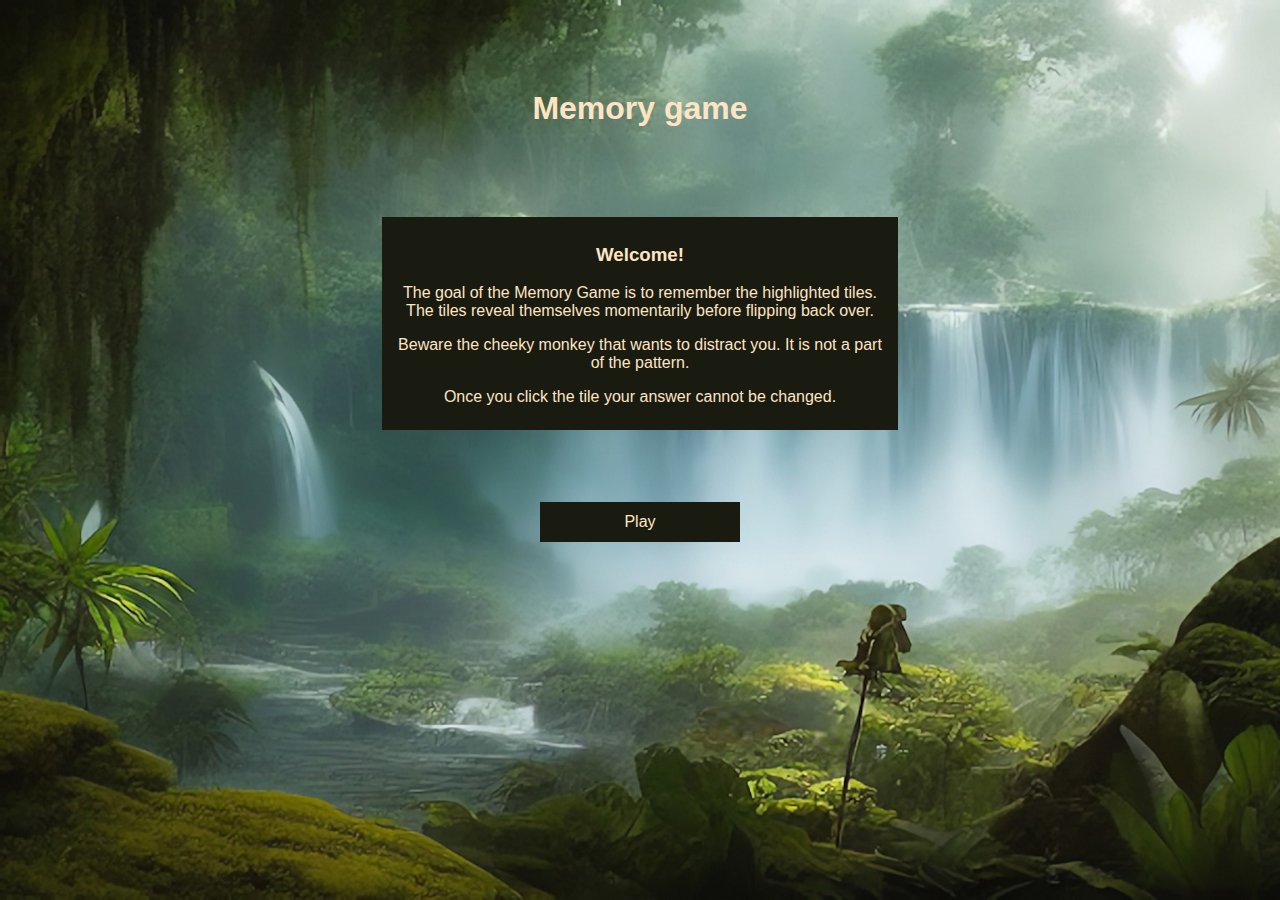
<file: index.html>
<!DOCTYPE html>
<html lang="en">
  <head>
    <meta charset="UTF-8">
    <meta http-equiv="X-UA-Compatible" content="IE=edge">
    <meta name="viewport" content="width=device-width, initial-scale=1.0">
    <meta name="description" content="The page contains fun memory game to train your brain">
    <meta name="keywords" content="memory game, online game, fun game, memory, remember pattern game">
    <meta name="author" content="AnnaDab">
    <link rel="stylesheet" href="assets/css/style.css">
    <title>Memory game</title>
  </head>
  <body>
    <!-- heading -->
    <h1 class="heading">Memory game</h1>
    <!-- menu container -->
    <div class="container">
      <!-- instruction -->
      <div class="instruction-container">
        <h3>Welcome!</h3>
        <p>The goal of the Memory Game is to remember the highlighted tiles. The tiles reveal themselves momentarily before flipping back over.</p>
        <p>Beware the cheeky monkey that wants to distract you. It is not a part of the pattern. </p>
        <p>Once you click the tile your answer cannot be changed.</p>
      </div>
      <!-- play button -->
      <button class="button" id="play-btn" onclick="document.location='gamepage.html'">Play</button>
    </div>
    <script src="assets/js/script.js"></script>
  </body>
</html>
</file>
<file: assets/css/style.css>
body {
    background-color: #698d38;
    background-image: url('../../assets/images/background.jpg');
    background-repeat: no-repeat;
    background-attachment: fixed;
    background-size: cover;
    font-family: Verdana,sans-serif;
}

/* main page */
.heading{
    color:bisque;
    text-align: center;
    margin-top: 10vh;
}

/* menu container */
.container{
    display: block;
    font-size: 16px;
    margin: 10vh auto;
}

/* button */
.button {
    border: none;
    height: 40px;
    width: 75vw;
    max-width: 200px;
    background-color: #191B10;
    color:bisque;
    text-align: center;
    display: block;
    font-size: 16px;
    margin: 8px auto;
}
.button:hover {
    background-color: #1D200B;

/* instruction container */
}
.instruction-container{
    border: none;
    width: 80vw;
    max-width: 500px;
    background-color: #191B10;
    color:bisque;
    text-align: center;
    display: block;
    font-size: 16px;
    margin: 8vh auto;
    padding:8px;
}

/* game page*/

/* flex container for all elements */
.flex-container{
    display:flex;
    justify-content:center;
    flex-wrap: wrap;
    justify-content: center;
    align-items: center;
    position: absolute;
    top:0;
    bottom: 0;
    left: 0;
    right: 0;
    margin: auto;
}

/* game(grid) */
#game-container{
    height: 75vh;
    max-width: 90vw;
    max-height: 90vw;
    width: 75vh;
    background-color: #191B10;
    margin: 0 20px;
   ;
    display: grid;
    grid-template-columns: auto auto auto auto auto;
    padding:5px;
    column-gap: 5px;
    row-gap: 5px;
}
.grid-item{
    background-color: grey;
}
.lit-tile{
    background-color:goldenrod;
}
.monkey-picture{
    background: url(../images/cheekymonkey.jpg)center center;
    background-size: cover;
}

/* score and lives */
.score-flexbox{
    display:flex;
    justify-content:center;
    flex-wrap: wrap;
}
.score-container{
    height: 40px;
    width: 155px;
    max-width: 300px;
    background-color: #191B10;
    color: bisque;
    text-align: center;
    display: block;
    font-size: 16px;
    margin: auto auto;
    padding-top: 20px;
}
.score{
    display: inline;
    margin: auto auto;
}
.lives-container{
    height: 40px;
    width: 170px;
    padding-top: 5px;
    margin: auto;
    display: block;
    text-align: center;
}
.star{
    color:goldenrod;
    font-size: 30px;
}
</file>
